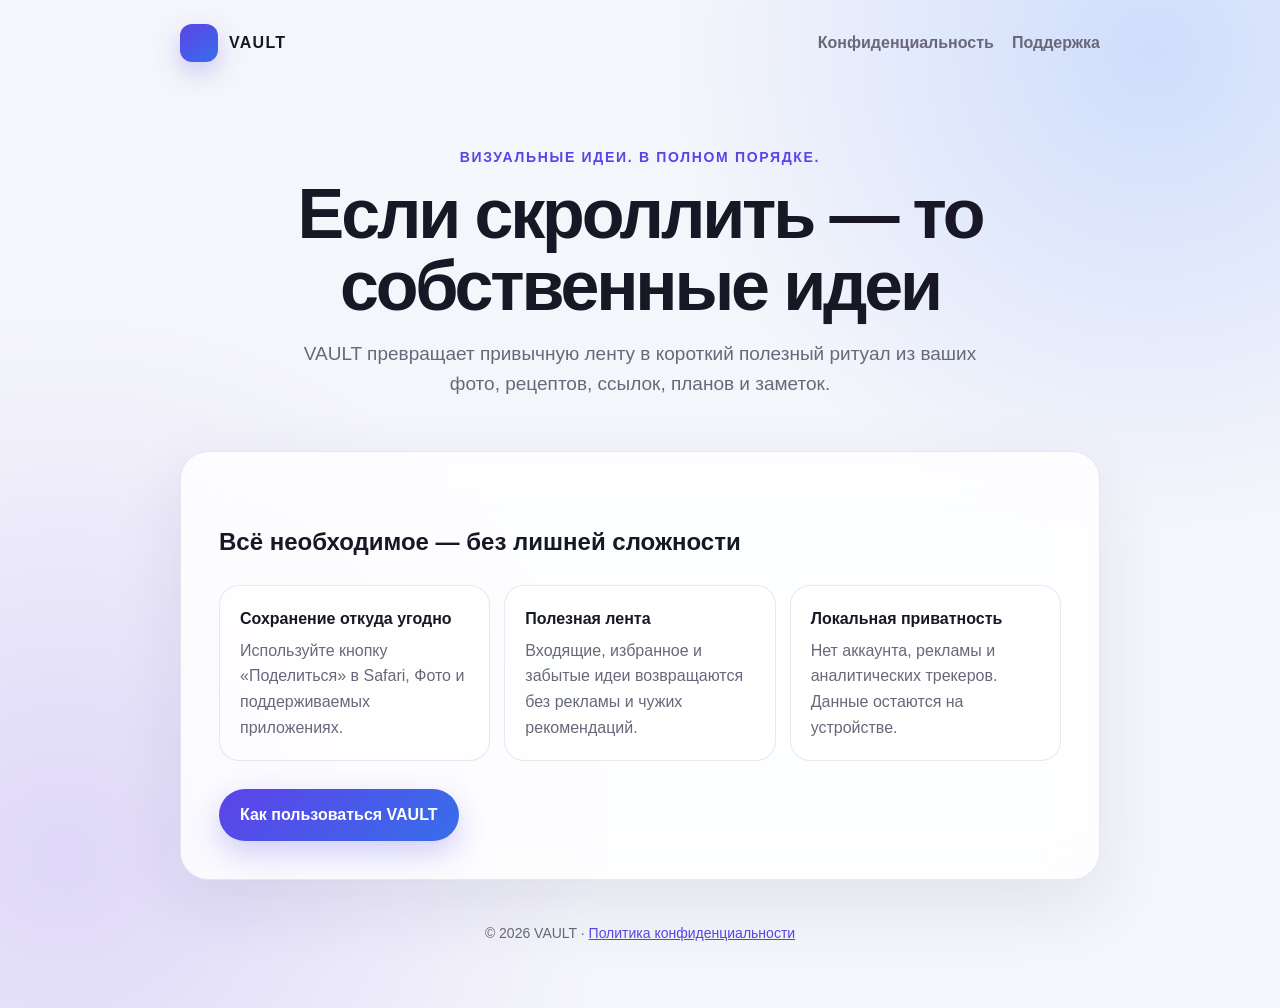
<file: docs/index.html>
<!doctype html>
<html lang="ru">
<head>
  <meta charset="utf-8">
  <meta name="viewport" content="width=device-width,initial-scale=1">
  <meta name="description" content="VAULT — личное пространство для идей, фотографий, видео, ссылок и заметок.">
  <title>VAULT — визуальные идеи в порядке</title>
  <link rel="stylesheet" href="styles.css">
</head>
<body>
  <main class="shell">
    <nav>
      <a class="brand" href="index.html"><span class="mark"></span>VAULT</a>
      <div class="links"><a href="privacy.html">Конфиденциальность</a><a href="support.html">Поддержка</a></div>
    </nav>
    <section class="hero">
      <div class="eyebrow">Визуальные идеи. В полном порядке.</div>
      <h1>Если скроллить — то собственные идеи</h1>
      <p class="lead">VAULT превращает привычную ленту в короткий полезный ритуал из ваших фото, рецептов, ссылок, планов и заметок.</p>
    </section>
    <section class="card">
      <h2>Всё необходимое — без лишней сложности</h2>
      <div class="grid">
        <div class="feature"><strong>Сохранение откуда угодно</strong><span>Используйте кнопку «Поделиться» в Safari, Фото и поддерживаемых приложениях.</span></div>
        <div class="feature"><strong>Полезная лента</strong><span>Входящие, избранное и забытые идеи возвращаются без рекламы и чужих рекомендаций.</span></div>
        <div class="feature"><strong>Локальная приватность</strong><span>Нет аккаунта, рекламы и аналитических трекеров. Данные остаются на устройстве.</span></div>
      </div>
      <a class="button" href="support.html">Как пользоваться VAULT</a>
    </section>
    <footer>© 2026 VAULT · <a href="privacy.html">Политика конфиденциальности</a></footer>
  </main>
</body>
</html>
</file>
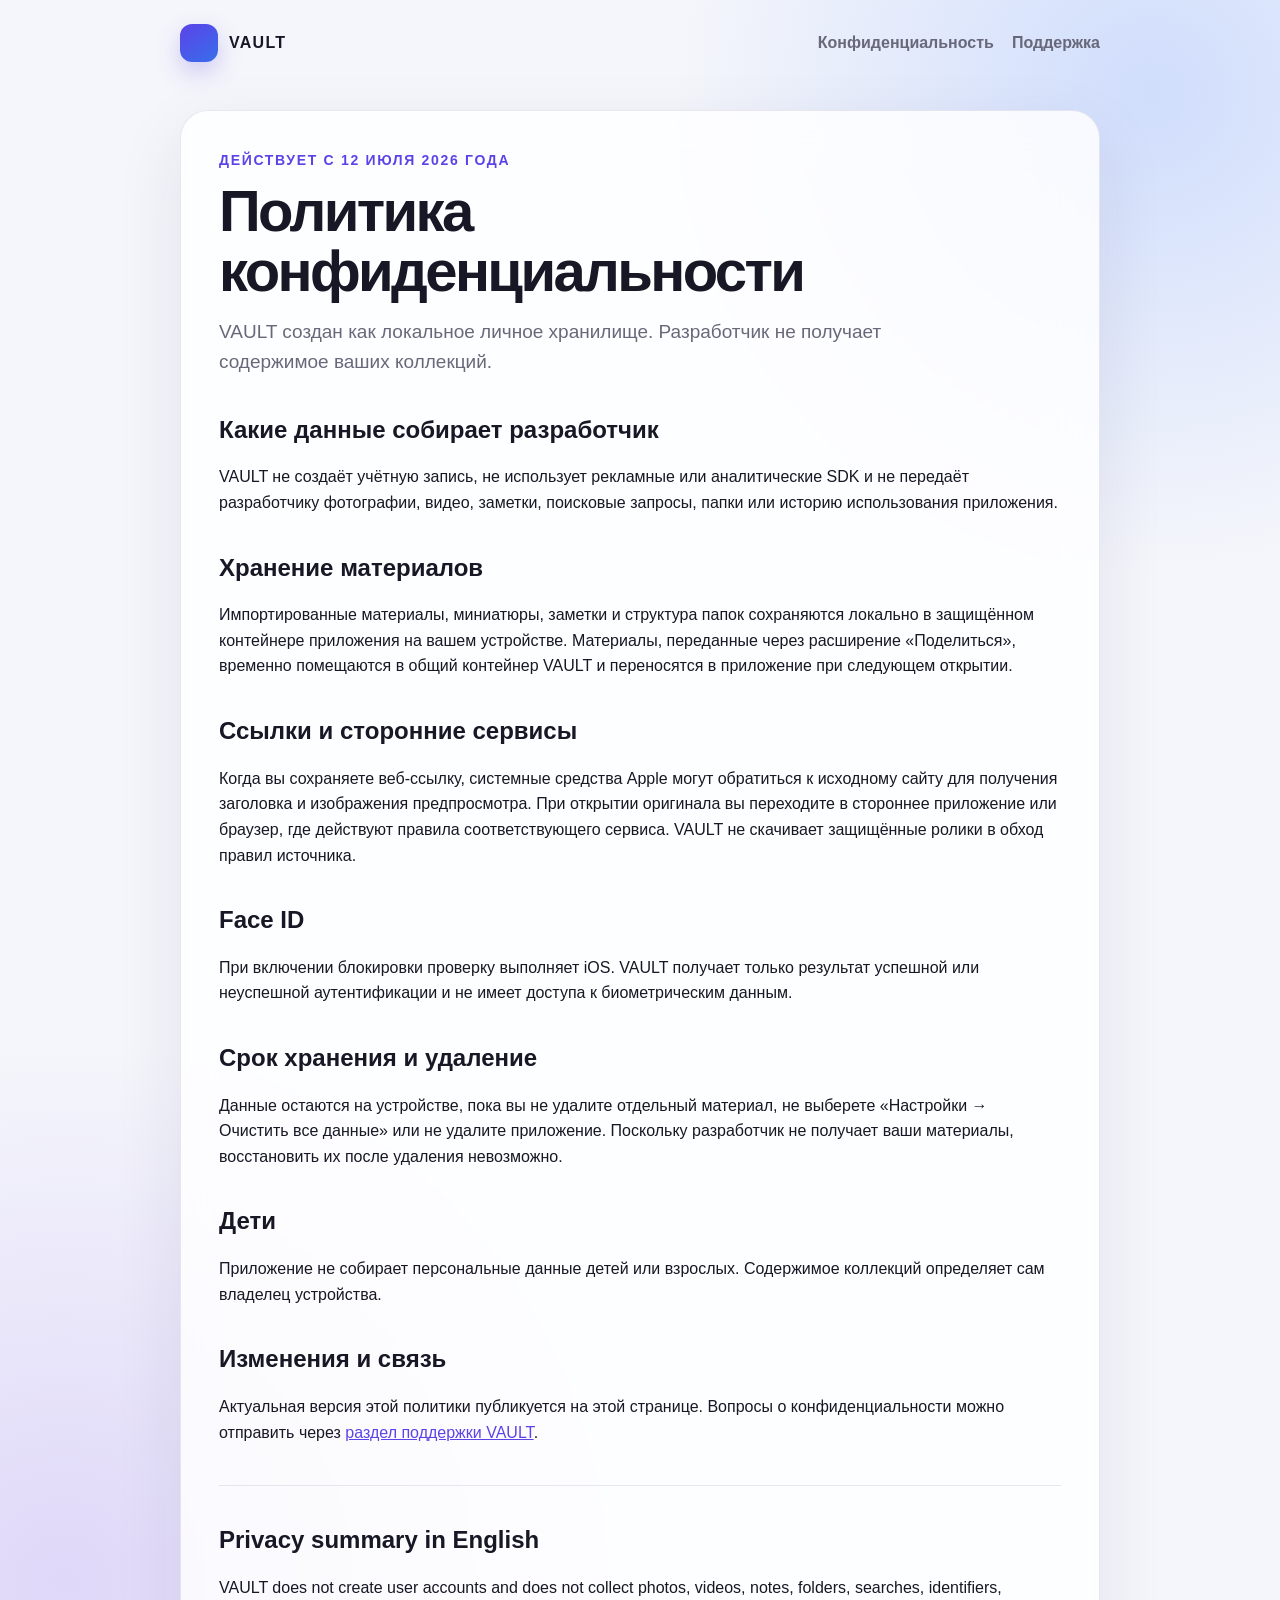
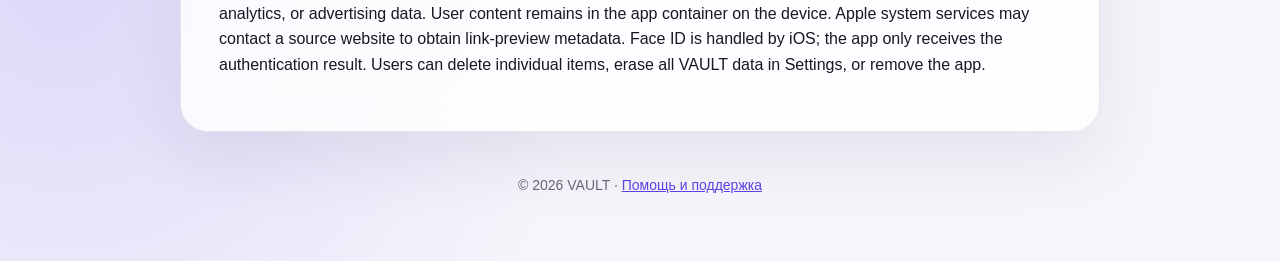
<file: docs/privacy.html>
<!doctype html>
<html lang="ru">
<head>
  <meta charset="utf-8">
  <meta name="viewport" content="width=device-width,initial-scale=1">
  <title>Политика конфиденциальности VAULT</title>
  <link rel="stylesheet" href="styles.css">
</head>
<body>
  <main class="shell">
    <nav>
      <a class="brand" href="index.html"><span class="mark"></span>VAULT</a>
      <div class="links"><a href="privacy.html">Конфиденциальность</a><a href="support.html">Поддержка</a></div>
    </nav>
    <article class="card">
      <div class="eyebrow">Действует с 12 июля 2026 года</div>
      <h1 style="font-size:clamp(36px,6vw,58px);margin-left:0">Политика конфиденциальности</h1>
      <p class="lead" style="margin-left:0">VAULT создан как локальное личное хранилище. Разработчик не получает содержимое ваших коллекций.</p>

      <h2>Какие данные собирает разработчик</h2>
      <p>VAULT не создаёт учётную запись, не использует рекламные или аналитические SDK и не передаёт разработчику фотографии, видео, заметки, поисковые запросы, папки или историю использования приложения.</p>

      <h2>Хранение материалов</h2>
      <p>Импортированные материалы, миниатюры, заметки и структура папок сохраняются локально в защищённом контейнере приложения на вашем устройстве. Материалы, переданные через расширение «Поделиться», временно помещаются в общий контейнер VAULT и переносятся в приложение при следующем открытии.</p>

      <h2>Ссылки и сторонние сервисы</h2>
      <p>Когда вы сохраняете веб-ссылку, системные средства Apple могут обратиться к исходному сайту для получения заголовка и изображения предпросмотра. При открытии оригинала вы переходите в стороннее приложение или браузер, где действуют правила соответствующего сервиса. VAULT не скачивает защищённые ролики в обход правил источника.</p>

      <h2>Face ID</h2>
      <p>При включении блокировки проверку выполняет iOS. VAULT получает только результат успешной или неуспешной аутентификации и не имеет доступа к биометрическим данным.</p>

      <h2>Срок хранения и удаление</h2>
      <p>Данные остаются на устройстве, пока вы не удалите отдельный материал, не выберете «Настройки → Очистить все данные» или не удалите приложение. Поскольку разработчик не получает ваши материалы, восстановить их после удаления невозможно.</p>

      <h2>Дети</h2>
      <p>Приложение не собирает персональные данные детей или взрослых. Содержимое коллекций определяет сам владелец устройства.</p>

      <h2>Изменения и связь</h2>
      <p>Актуальная версия этой политики публикуется на этой странице. Вопросы о конфиденциальности можно отправить через <a href="https://github.com/l1bertyinsad-blip/VAULT/issues">раздел поддержки VAULT</a>.</p>

      <hr style="border:0;border-top:1px solid var(--line);margin:40px 0">
      <h2 lang="en">Privacy summary in English</h2>
      <p lang="en">VAULT does not create user accounts and does not collect photos, videos, notes, folders, searches, identifiers, analytics, or advertising data. User content remains in the app container on the device. Apple system services may contact a source website to obtain link-preview metadata. Face ID is handled by iOS; the app only receives the authentication result. Users can delete individual items, erase all VAULT data in Settings, or remove the app.</p>
    </article>
    <footer>© 2026 VAULT · <a href="support.html">Помощь и поддержка</a></footer>
  </main>
</body>
</html>
</file>
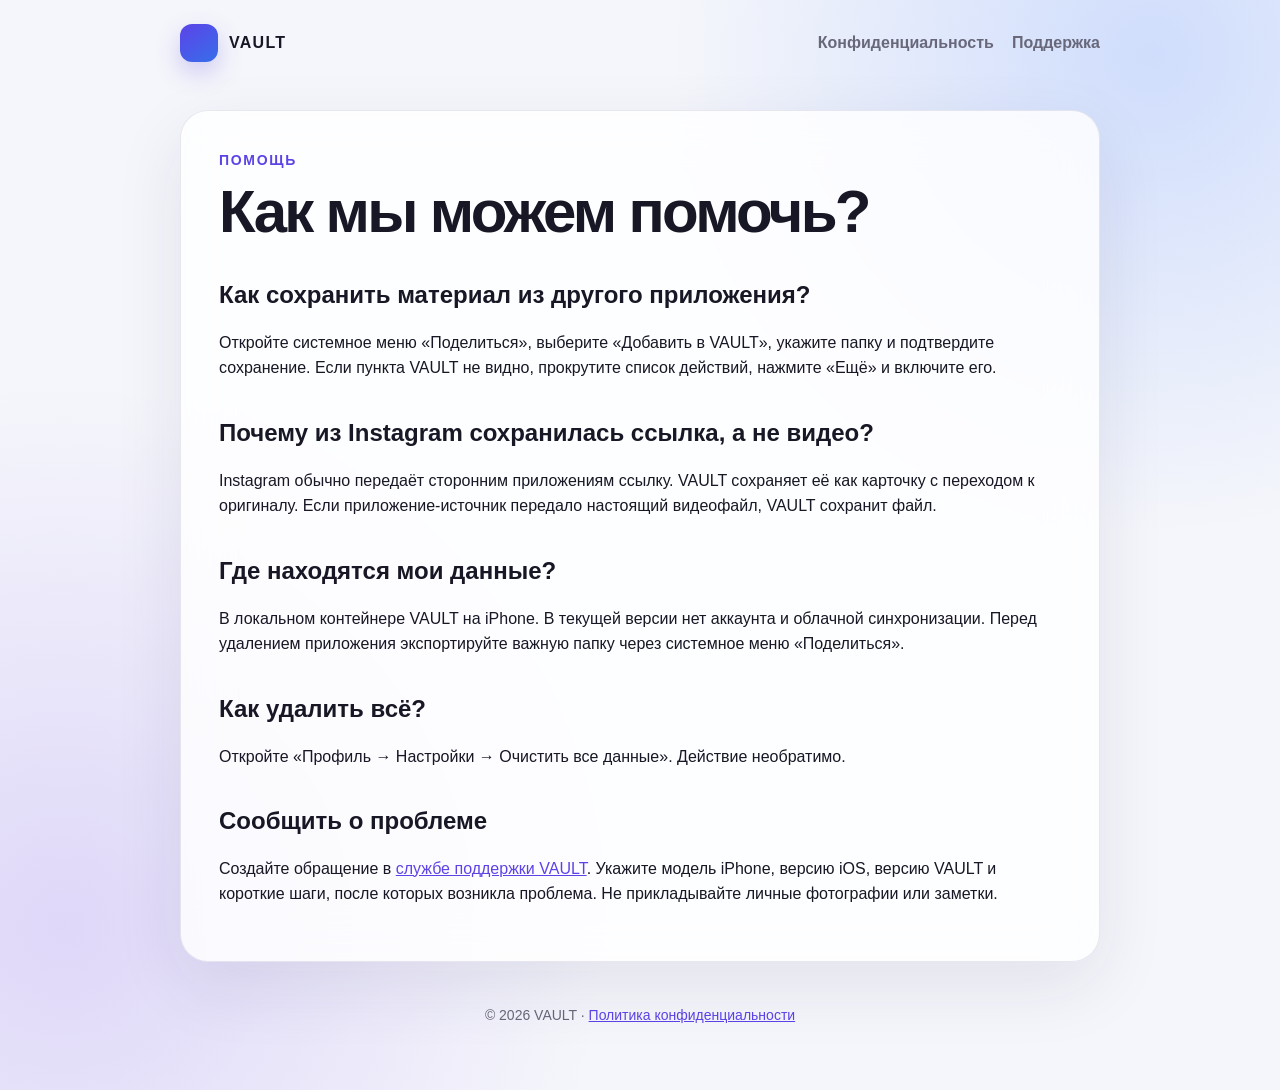
<file: docs/support.html>
<!doctype html>
<html lang="ru">
<head>
  <meta charset="utf-8">
  <meta name="viewport" content="width=device-width,initial-scale=1">
  <title>Поддержка VAULT</title>
  <link rel="stylesheet" href="styles.css">
</head>
<body>
  <main class="shell">
    <nav>
      <a class="brand" href="index.html"><span class="mark"></span>VAULT</a>
      <div class="links"><a href="privacy.html">Конфиденциальность</a><a href="support.html">Поддержка</a></div>
    </nav>
    <article class="card">
      <div class="eyebrow">Помощь</div>
      <h1 style="font-size:clamp(38px,6vw,60px);margin-left:0">Как мы можем помочь?</h1>

      <h2>Как сохранить материал из другого приложения?</h2>
      <p>Откройте системное меню «Поделиться», выберите «Добавить в VAULT», укажите папку и подтвердите сохранение. Если пункта VAULT не видно, прокрутите список действий, нажмите «Ещё» и включите его.</p>

      <h2>Почему из Instagram сохранилась ссылка, а не видео?</h2>
      <p>Instagram обычно передаёт сторонним приложениям ссылку. VAULT сохраняет её как карточку с переходом к оригиналу. Если приложение-источник передало настоящий видеофайл, VAULT сохранит файл.</p>

      <h2>Где находятся мои данные?</h2>
      <p>В локальном контейнере VAULT на iPhone. В текущей версии нет аккаунта и облачной синхронизации. Перед удалением приложения экспортируйте важную папку через системное меню «Поделиться».</p>

      <h2>Как удалить всё?</h2>
      <p>Откройте «Профиль → Настройки → Очистить все данные». Действие необратимо.</p>

      <h2>Сообщить о проблеме</h2>
      <p>Создайте обращение в <a href="https://github.com/l1bertyinsad-blip/VAULT/issues/new">службе поддержки VAULT</a>. Укажите модель iPhone, версию iOS, версию VAULT и короткие шаги, после которых возникла проблема. Не прикладывайте личные фотографии или заметки.</p>
    </article>
    <footer>© 2026 VAULT · <a href="privacy.html">Политика конфиденциальности</a></footer>
  </main>
</body>
</html>
</file>
<file: docs/styles.css>
:root {
  color-scheme: light dark;
  --bg: #f5f6fb;
  --card: rgba(255, 255, 255, 0.82);
  --text: #171725;
  --muted: #68687a;
  --line: rgba(72, 65, 120, 0.12);
  --purple: #5c43e8;
  --blue: #376eea;
}

* { box-sizing: border-box; }
body {
  margin: 0;
  min-height: 100vh;
  font-family: -apple-system, BlinkMacSystemFont, "Segoe UI", sans-serif;
  color: var(--text);
  background:
    radial-gradient(circle at 90% 5%, rgba(74, 132, 255, .22), transparent 30rem),
    radial-gradient(circle at 5% 85%, rgba(121, 76, 238, .18), transparent 34rem),
    var(--bg);
  line-height: 1.6;
}
a { color: var(--purple); }
.shell { width: min(920px, calc(100% - 32px)); margin: 0 auto; padding: 24px 0 64px; }
nav { display: flex; align-items: center; justify-content: space-between; gap: 18px; margin-bottom: 48px; }
.brand { display: flex; align-items: center; gap: 11px; font-weight: 800; letter-spacing: .08em; text-decoration: none; color: var(--text); }
.mark { width: 38px; height: 38px; border-radius: 12px; background: linear-gradient(145deg, var(--purple), var(--blue)); box-shadow: 0 10px 25px rgba(83, 62, 220, .25); }
.links { display: flex; gap: 18px; }
.links a { color: var(--muted); text-decoration: none; font-weight: 600; }
.hero { text-align: center; padding: 36px 12px 28px; }
.eyebrow { color: var(--purple); font-size: 14px; font-weight: 800; letter-spacing: .12em; text-transform: uppercase; }
h1 { margin: 10px auto 16px; max-width: 760px; font-size: clamp(38px, 7vw, 70px); line-height: 1.03; letter-spacing: -.045em; }
h2 { margin-top: 38px; line-height: 1.2; }
h3 { margin-bottom: 4px; }
.lead { max-width: 680px; margin: 0 auto; color: var(--muted); font-size: 19px; }
.card { margin-top: 24px; padding: clamp(22px, 4vw, 38px); background: var(--card); border: 1px solid var(--line); border-radius: 28px; backdrop-filter: blur(24px); box-shadow: 0 24px 70px rgba(37, 31, 83, .09); }
.grid { display: grid; grid-template-columns: repeat(3, 1fr); gap: 14px; margin-top: 28px; }
.feature { padding: 20px; border-radius: 20px; background: rgba(255,255,255,.55); border: 1px solid var(--line); }
.feature strong { display: block; margin-bottom: 6px; }
.feature span, .muted { color: var(--muted); }
.button { display: inline-block; margin-top: 28px; padding: 13px 21px; border-radius: 999px; color: white; background: linear-gradient(135deg, var(--purple), var(--blue)); text-decoration: none; font-weight: 750; box-shadow: 0 12px 30px rgba(75, 57, 220, .24); }
footer { color: var(--muted); font-size: 14px; text-align: center; margin-top: 42px; }
ul { padding-left: 22px; }
code { background: rgba(110, 102, 160, .1); padding: 2px 6px; border-radius: 6px; }
@media (max-width: 700px) { .grid { grid-template-columns: 1fr; } .links { gap: 11px; font-size: 14px; } }
@media (prefers-color-scheme: dark) {
  :root { --bg:#111119; --card:rgba(31,31,45,.82); --text:#f7f7fb; --muted:#aaaaba; --line:rgba(220,216,255,.12); }
  .feature { background: rgba(255,255,255,.035); }
}
</file>
